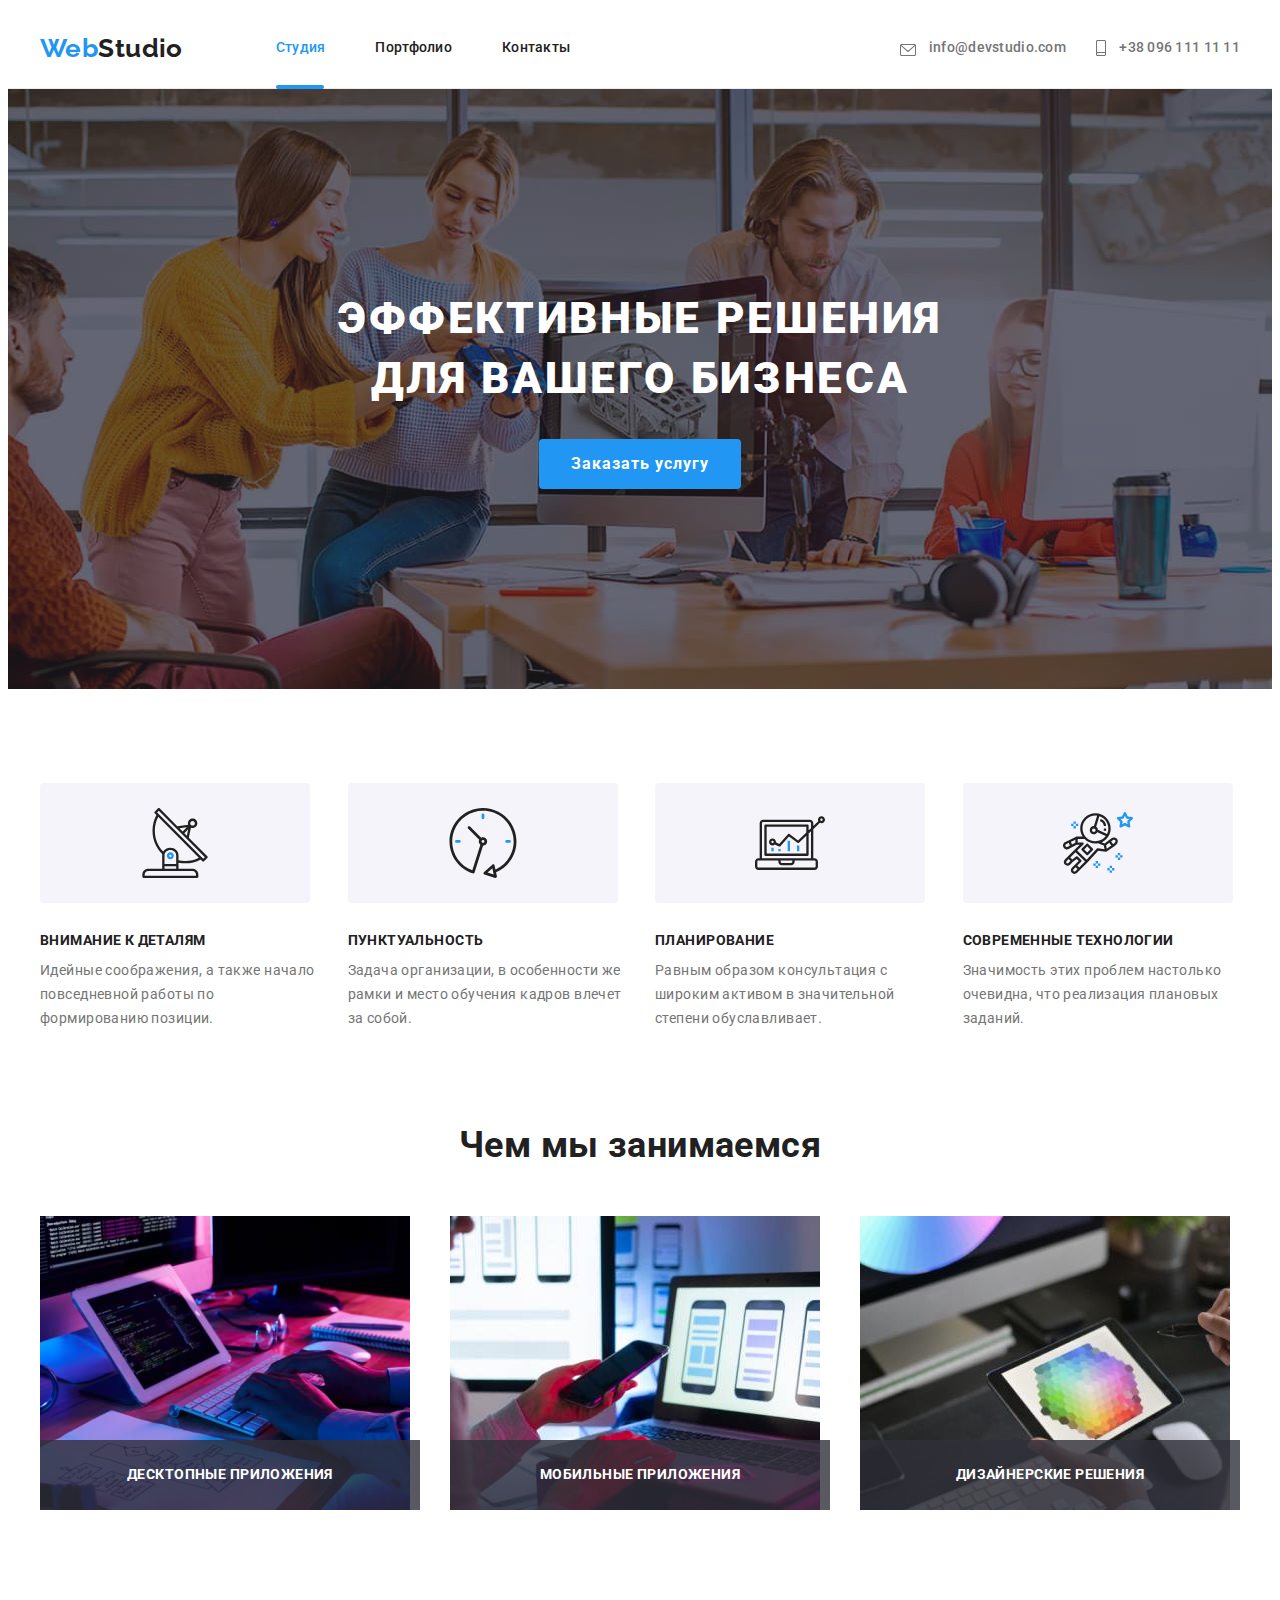
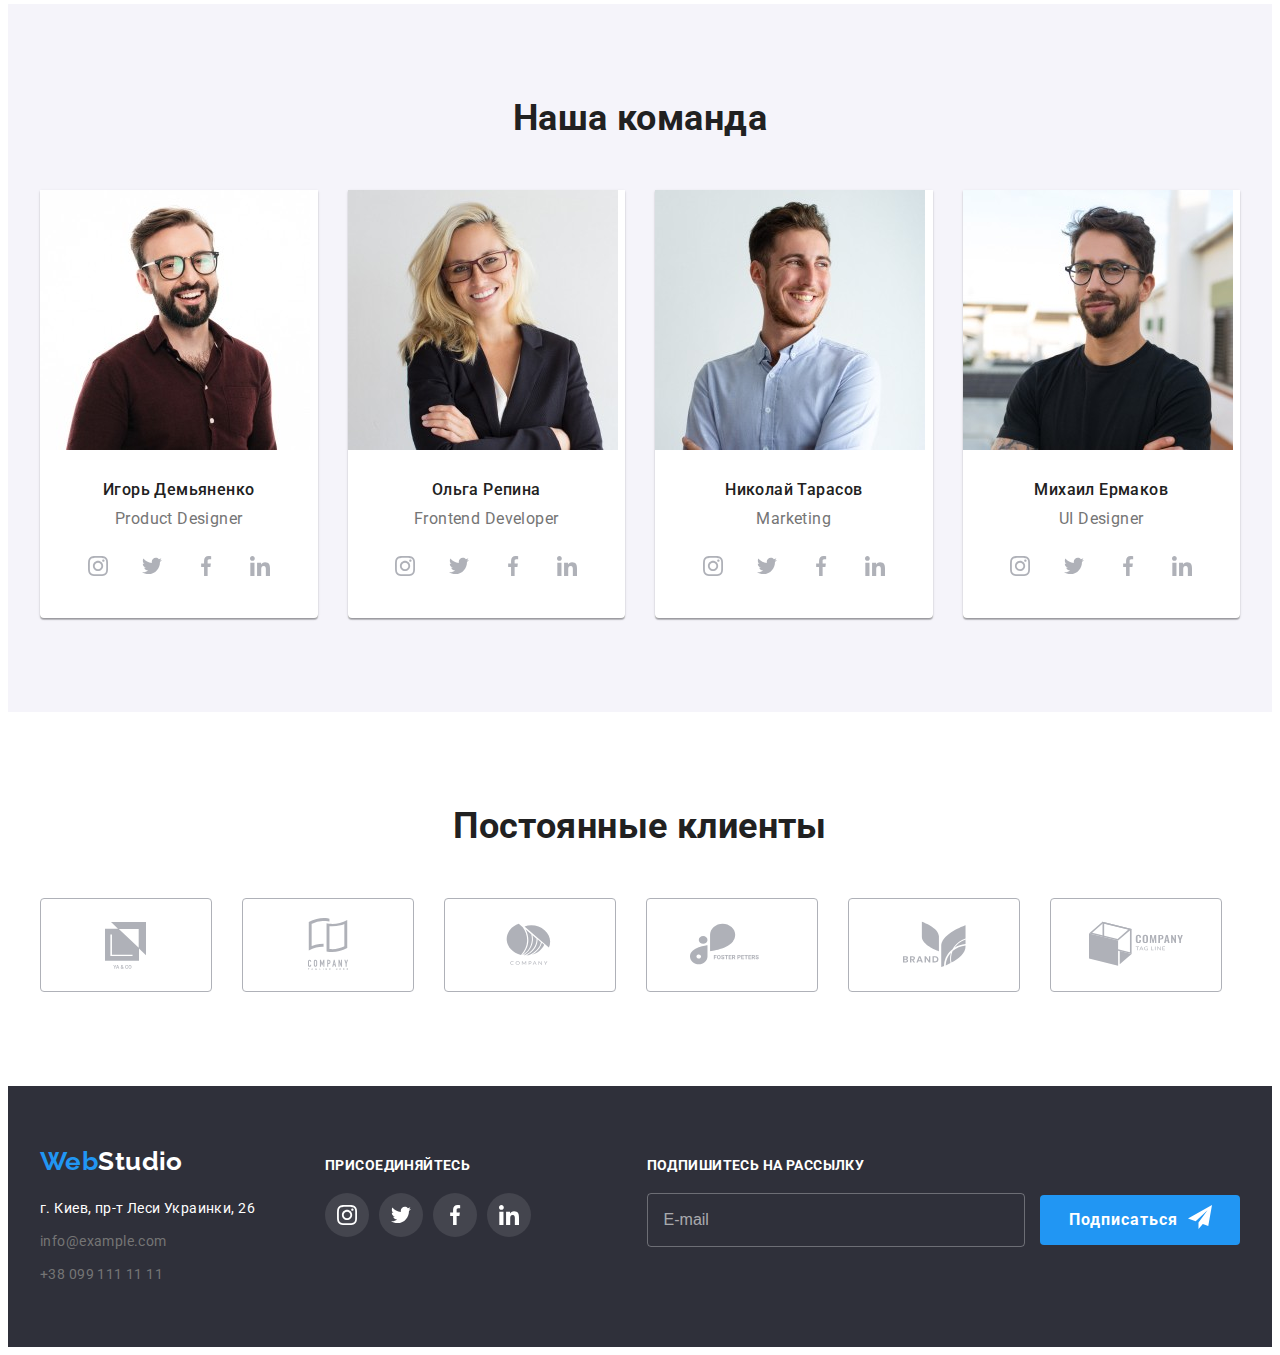
<file: index.html>
<!DOCTYPE html>
<html lang="ru">
  <head>
    <meta charset="UTF-8" />
    <meta http-equiv="X-UA-Compatible" content="IE=edge" />
    <meta name="viewport" content="width=device-width, initial-scale=1.0" />
    <title>Веб-студия</title>
    <link rel="preconnect" href="https://fonts.googleapis.com" />
    <link rel="preconnect" href="https://fonts.gstatic.com" crossorigin />
    <link
      href="https://fonts.googleapis.com/css2?family=Raleway:wght@700&family=Roboto:wght@400;500;700;900&display=swap"
      rel="stylesheet"
    />
    <link
      rel="stylesheet"
      href="https://cdnjs.cloudflare.com/ajax/libs/modern-normalize/1.1.0/modern-normalize.min.css"
      integrity="sha512-wpPYUAdjBVSE4KJnH1VR1HeZfpl1ub8YT/NKx4PuQ5NmX2tKuGu6U/JRp5y+Y8XG2tV+wKQpNHVUX03MfMFn9Q=="
      crossorigin="anonymous"
      referrerpolicy="no-referrer"
    />
    <link rel="stylesheet" href="./css/styles.css" />
  </head>
  <body>
    <!-- Шапка -->
    <header>
      <!-- Кликабельный логотип-->
      <div class="container nav">
        <nav class="nav-box">
          <a class="logo" lang="en" href="./index.html">Web<span class="logo-part">Studio</span></a>

          <!-- Меню -->
          <ul class="menu list">
            <li class="item"><a class="link current" href="./">Студия</a></li>
            <li class="item"><a class="link" href="./portfolio.html">Портфолио</a></li>
            <li class="item"><a class="link" href="">Контакты</a></li>
          </ul>
        </nav>
        <!-- Контакты в шапке -->
        <ul class="contacts list">
          <li class="item">
            <a class="link" href="mailto:info@devstudio.com">
              <svg class="icon icon-mail" width="16" height="12">
                <use href="./images/icons.svg#envelope"></use>
              </svg>
              info@devstudio.com
            </a>
          </li>
          <li class="item">
            <a class="link" href="tel:+380991111111">
              <svg class="icon icon-phone" width="10" height="16">
                <use href="./images/icons.svg#smartphone"></use>
              </svg>
              +38 096 111 11 11
            </a>
          </li>
        </ul>
      </div>
    </header>
    <!-- Конец шапки -->

    <!-- Основной контент -->
    <main>
      <!-- Первая секция, так называемый герой. Эффективные решения -->
      <div class="overlay">
        <section class="section hero">
          <h1 class="hero-title">Эффективные решения для&nbsp;вашего бизнеса</h1>
          <button data-modal-open class="service button" type="button">Заказать услугу</button>
        </section>
      </div>

      <!-- Вторая секция. Виды услуг-->
      <section class="section features">
        <div class="container">
          <ul class="list features-list">
            <li class="item">
              <div class="features-icons">
                <svg class="img-icons" width="70" height="70">
                  <use href="./images/icons.svg#antenna"></use>
                </svg>
              </div>
              <h3 class="features-title">Внимание к деталям</h3>
              <p class="feature-text">
                Идейные соображения, а также начало повседневной работы по формированию позиции.
              </p>
            </li>

            <li class="item">
              <div class="features-icons">
                <svg class="img-icons" width="70" height="70">
                  <use href="./images/icons.svg#clock"></use>
                </svg>
              </div>
              <h3 class="features-title">Пунктуальность</h3>
              <p class="feature-text">
                Задача организации, в особенности же рамки и место обучения кадров влечет за собой.
              </p>
            </li>

            <li class="item">
              <div class="features-icons">
                <svg class="img-icons" width="70" height="70">
                  <use href="./images/icons.svg#diagram"></use>
                </svg>
              </div>
              <h3 class="features-title">Планирование</h3>
              <p class="feature-text">
                Равным образом консультация с широким активом в значительной степени обуславливает.
              </p>
            </li>

            <li class="item">
              <div class="features-icons">
                <svg class="img-icons" width="70" height="70">
                  <use href="./images/icons.svg#astronaut"></use>
                </svg>
              </div>
              <h3 class="features-title">Современные технологии</h3>
              <p class="feature-text">
                Значимость этих проблем настолько очевидна, что реализация плановых заданий.
              </p>
            </li>
          </ul>

          <h2 class="section-title">Чем мы занимаемся</h2>
          <ul class="list work-list">
            <li class="item">
              <div class="work-label">
                <h3 class="work-title">Десктопные приложения</h3>
              </div>
              <img
                src="./images/keyboard.jpg"
                alt="крупным планом руки, печатающие на клавиатуре"
                width="370"
                height="294"
              />
            </li>

            <li class="item">
              <div class="work-label">
                <h3 class="work-title">Мобильные приложения</h3>
              </div>
              <img
                src="./images/notebook.jpg"
                alt="смартфон в руках человека и ноутбук с изображением телефонов на мониторе"
                width="370"
                height="294"
              />
            </li>

            <li class="item">
              <div class="work-label">
                <h3 class="work-title">Дизайнерские решения</h3>
              </div>
              <img
                src="./images/tablet.jpg"
                alt="планшет с цветной палитрой в руках человека"
                width="370"
                height="294"
              />
            </li>
          </ul>
        </div>
      </section>

      <!-- Третья секция. Команда -->
      <section class="section team">
        <div class="container">
          <h2 class="section-title">Наша команда</h2>
          <ul class="list team-list">
            <li class="item">
              <div class="card">
                <img
                  src="./images/ihor.jpg"
                  alt="Фотография продакт-дизайнера Игоря Демяненка"
                  width="270"
                  height="260"
                />
                <div class="card-content">
                  <h3 class="names">Игорь Демьяненко</h3>
                  <p class="profession" lang="en">Product Designer</p>
                  <ul class="list social-list">
                    <li class="social-item">
                      <a href="" class="link social-link">
                        <svg class="social-icon" width="20" height="20">
                          <use href="./images/icons.svg#instagram"></use>
                        </svg>
                      </a>
                    </li>
                    <li class="social-item">
                      <a href="" class="link social-link">
                        <svg class="social-icon" width="20" height="20">
                          <use href="./images/icons.svg#twitter"></use>
                        </svg>
                      </a>
                    </li>
                    <li class="social-item">
                      <a href="" class="link social-link">
                        <svg class="social-icon" width="20" height="20">
                          <use href="./images/icons.svg#facebook"></use>
                        </svg>
                      </a>
                    </li>
                    <li class="social-item">
                      <a href="" class="link social-link">
                        <svg class="social-icon" width="20" height="20">
                          <use href="./images/icons.svg#linkedin"></use>
                        </svg>
                      </a>
                    </li>
                  </ul>
                </div>
              </div>
            </li>

            <li class="item">
              <div class="card">
                <img
                  src="./images/olga.jpg"
                  alt="Фотография фронт-энд-девелопера Ольги Репиной"
                  width="270"
                  height="260"
                />
                <div class="card-content">
                  <h3 class="names">Ольга Репина</h3>
                  <p class="profession" lang="en">Frontend Developer</p>
                  <ul class="list social-list">
                    <li class="social-item">
                      <a href="" class="link social-link">
                        <svg class="social-icon" width="20" height="20">
                          <use href="./images/icons.svg#instagram"></use>
                        </svg>
                      </a>
                    </li>
                    <li class="social-item">
                      <a href="" class="link social-link">
                        <svg class="social-icon" width="20" height="20">
                          <use href="./images/icons.svg#twitter"></use>
                        </svg>
                      </a>
                    </li>
                    <li class="social-item">
                      <a href="" class="link social-link">
                        <svg class="social-icon" width="20" height="20">
                          <use href="./images/icons.svg#facebook"></use>
                        </svg>
                      </a>
                    </li>
                    <li class="social-item">
                      <a href="" class="link social-link">
                        <svg class="social-icon" width="20" height="20">
                          <use href="./images/icons.svg#linkedin"></use>
                        </svg>
                      </a>
                    </li>
                  </ul>
                </div>
              </div>
            </li>

            <li class="item">
              <div class="card">
                <img
                  src="./images/nikolay.jpg"
                  alt="Фотография маркетолога Николая Тарасова"
                  width="270"
                  height="260"
                />
                <div class="card-content">
                  <h3 class="names">Николай Тарасов</h3>
                  <p class="profession" lang="en">Marketing</p>
                  <ul class="list social-list">
                    <li class="social-item">
                      <a href="" class="link social-link">
                        <svg class="social-icon" width="20" height="20">
                          <use href="./images/icons.svg#instagram"></use>
                        </svg>
                      </a>
                    </li>
                    <li class="social-item">
                      <a href="" class="link social-link">
                        <svg class="social-icon" width="20" height="20">
                          <use href="./images/icons.svg#twitter"></use>
                        </svg>
                      </a>
                    </li>
                    <li class="social-item">
                      <a href="" class="link social-link">
                        <svg class="social-icon" width="20" height="20">
                          <use href="./images/icons.svg#facebook"></use>
                        </svg>
                      </a>
                    </li>
                    <li class="social-item">
                      <a href="" class="link social-link">
                        <svg class="social-icon" width="20" height="20">
                          <use href="./images/icons.svg#linkedin"></use>
                        </svg>
                      </a>
                    </li>
                  </ul>
                </div>
              </div>
            </li>

            <li class="item">
              <div class="card">
                <img
                  src="./images/michael.jpg"
                  alt="Фотография юи-дизайнера Михаила Ермакова"
                  width="270"
                  height="260"
                />
                <div class="card-content">
                  <h3 class="names">Михаил Ермаков</h3>
                  <p class="profession" lang="en">UI Designer</p>
                  <ul class="list social-list">
                    <li class="social-item">
                      <a href="" class="link social-link">
                        <svg class="social-icon" width="20" height="20">
                          <use href="./images/icons.svg#instagram"></use>
                        </svg>
                      </a>
                    </li>
                    <li class="social-item">
                      <a href="" class="link social-link">
                        <svg class="social-icon" width="20" height="20">
                          <use href="./images/icons.svg#twitter"></use>
                        </svg>
                      </a>
                    </li>
                    <li class="social-item">
                      <a href="" class="link social-link">
                        <svg class="social-icon" width="20" height="20">
                          <use href="./images/icons.svg#facebook"></use>
                        </svg>
                      </a>
                    </li>
                    <li class="social-item">
                      <a href="" class="link social-link">
                        <svg class="social-icon" width="20" height="20">
                          <use href="./images/icons.svg#linkedin"></use>
                        </svg>
                      </a>
                    </li>
                  </ul>
                </div>
              </div>
            </li>
          </ul>
        </div>
      </section>

      <!-- Четвертая секция. Клиенты -->

      <section class="section clients">
        <div class="container">
          <h2 class="section-title">Постоянные клиенты</h2>
          <ul class="list clients-list">
            <li class="item">
              <a class="link" href="">
                <svg class="clients-logo" width="160" height="60">
                  <use href="./images/icons.svg#logo-first"></use>
                </svg>
              </a>
            </li>
            <li class="item">
              <a class="link" href="">
                <svg class="clients-logo" width="160" height="60">
                  <use href="./images/icons.svg#logo-second"></use>
                </svg>
              </a>
            </li>
            <li class="item">
              <a class="link" href="">
                <svg class="clients-logo" width="160" height="60">
                  <use href="./images/icons.svg#logo-third"></use>
                </svg>
              </a>
            </li>
            <li class="item">
              <a class="link" href="">
                <svg class="clients-logo" width="160" height="60">
                  <use href="./images/icons.svg#logo-fourth"></use>
                </svg>
              </a>
            </li>
            <li class="item">
              <a class="link" href="">
                <svg class="clients-logo" width="160" height="60">
                  <use href="./images/icons.svg#logo-fifth"></use>
                </svg>
              </a>
            </li>
            <li class="item">
              <a class="link" href="">
                <svg class="clients-logo" width="160" height="60">
                  <use href="./images/icons.svg#logo-sixth"></use>
                </svg>
              </a>
            </li>
          </ul>
        </div>
      </section>
    </main>

    <!-- Подвал -->
    <footer class="footer">
      <div class="container">
        <div class="address-wrapper">
          <div class="box-address">
            <a class="logo" lang="en" href="/">Web<span class="logo-part">Studio</span></a>
            <address class="footer-contacts">
              г. Киев, пр-т Леси Украинки, 26 <br />
              <a class="link mail" href="mailto:info@example.com">info@example.com</a> <br />
              <a class="link phone" href="tel:+380991111111">+38 099 111 11 11</a>
            </address>
          </div>

          <div class="social-address">
            <p class="title">Присоединяйтесь</p>
            <ul class="list social-address-list">
              <li class="social-address-item">
                <a href="" class="link social-address-link">
                  <svg class="social-address-icon" width="20" height="20">
                    <use href="./images/icons.svg#instagram"></use>
                  </svg>
                </a>
              </li>
              <li class="social-item">
                <a href="" class="link social-address-link">
                  <svg class="social-address-icon" width="20" height="20">
                    <use href="./images/icons.svg#twitter"></use>
                  </svg>
                </a>
              </li>
              <li class="social-item">
                <a href="" class="link social-address-link">
                  <svg class="social-address-icon" width="20" height="20">
                    <use href="./images/icons.svg#facebook"></use>
                  </svg>
                </a>
              </li>
              <li class="social-item">
                <a href="" class="link social-address-link">
                  <svg class="social-address-icon" width="20" height="20">
                    <use href="./images/icons.svg#linkedin"></use>
                  </svg>
                </a>
              </li>
            </ul>
          </div>
          <form action="#" class="newsletter-form" method="GET">
            <div role="group" aria-labelby="newsletter-details-head" class="newsletter-field">
              <p class="newsletter-form-title" id="newsletter-details-head">
                Подпишитесь на рассылку
              </p>
              <label for="user_email" class="visually-hidden">Email</label>
              <input
                pattern="[a-z0-9._%+-]+@[a-z0-9.-]+\.[a-z]{2,4}$"
                required
                type="email"
                name="email"
                id="user_email"
                placeholder="E-mail"
                class="user-email"
              />
              <button class="newsletter-btn button" type="submit">
                Подписаться
                <svg class="newsletter-icon" width="24" height="24">
                  <use href="./images/icons.svg#send"></use>
                </svg>
              </button>
            </div>
          </form>
        </div>
      </div>
    </footer>

    <!-- Модальное окно -->
    <div class="backdrop is-hidden" data-modal>
      <div class="modal">
        <button data-modal-close class="modal-close-btn" type="button">
          <svg class="modal-close-icon" width="18" height="18">
            <use href="./images/icons.svg#close"></use>
          </svg>
        </button>

        <!-- Форма отправки в модальном окне -->
        <form action="#" class="order-form" name="order-data" method="GET">
          <p class="order-form-title">Оставьте свои данные, мы вам перезвоним</p>

          <div class="order-form-field">
            <label class="order-label" for="order-user-name">Имя</label>
            <span class="order-input-wrap">
              <input
                class="order-input"
                type="name"
                name="name"
                id="order-user-name"
                required
                minlength="2"
                maxlength="45"
              />
              <svg class="order-icon" width="18" height="18">
                <use href="./images/icons.svg#person"></use>
              </svg>
            </span>
          </div>

          <div class="order-form-field">
            <label class="order-label" for="order-user-phone">Телефон </label>
            <span class="order-input-wrap">
              <input
                class="order-input"
                type="tel"
                name="telephone"
                id="order-user-phone"
                required
                pattern="^\+380[0-9]{9}"
              />
              <svg class="order-icon" width="18" height="18">
                <use href="./images/icons.svg#form-phone"></use>
              </svg>
            </span>
          </div>

          <div class="order-form-field">
            <label class="order-label" for="order-user-email">E-mail</label>
            <span class="order-input-wrap">
              <input
                class="order-input"
                type="email"
                name="email"
                id="order-user-email"
                pattern="[a-z0-9._%+-]+@[a-z0-9.-]+\.[a-z]{2,4}$"
                required
              />
              <svg class="order-icon" width="18" height="18">
                <use href="./images/icons.svg#form-email"></use>
              </svg>
            </span>
          </div>

          <div class="order-form-field">
            <label class="order-label" for="order-comment">Комментарий</label>
            <textarea
              class="order-comment"
              name="comment"
              id="order-comment"
              placeholder="Введите текст"
            ></textarea>
          </div>

          <div class="order-form-field policy">
            <label class="order-checkbox-label">
              <input class="order-checkbox visually-hidden" type="checkbox" name="policy" />
              <span class="icon-checkbox">
                <svg width="11" height="8">
                  <use href="./images/icons.svg#checkbox"></use>
                </svg>
              </span>
              Соглашаюсь с рассылкой и принимаю&nbsp;
              <a class="policy-link" href="">Условия договора</a>
            </label>
          </div>

          <button class="order-btn button" type="submit">Отправить</button>
        </form>
      </div>
    </div>
    <!-- скрипт для открытия и закрытия модального окна с формой отправки -->
    <script src="./js/modal.js"></script>
  </body>
</html>
</file>
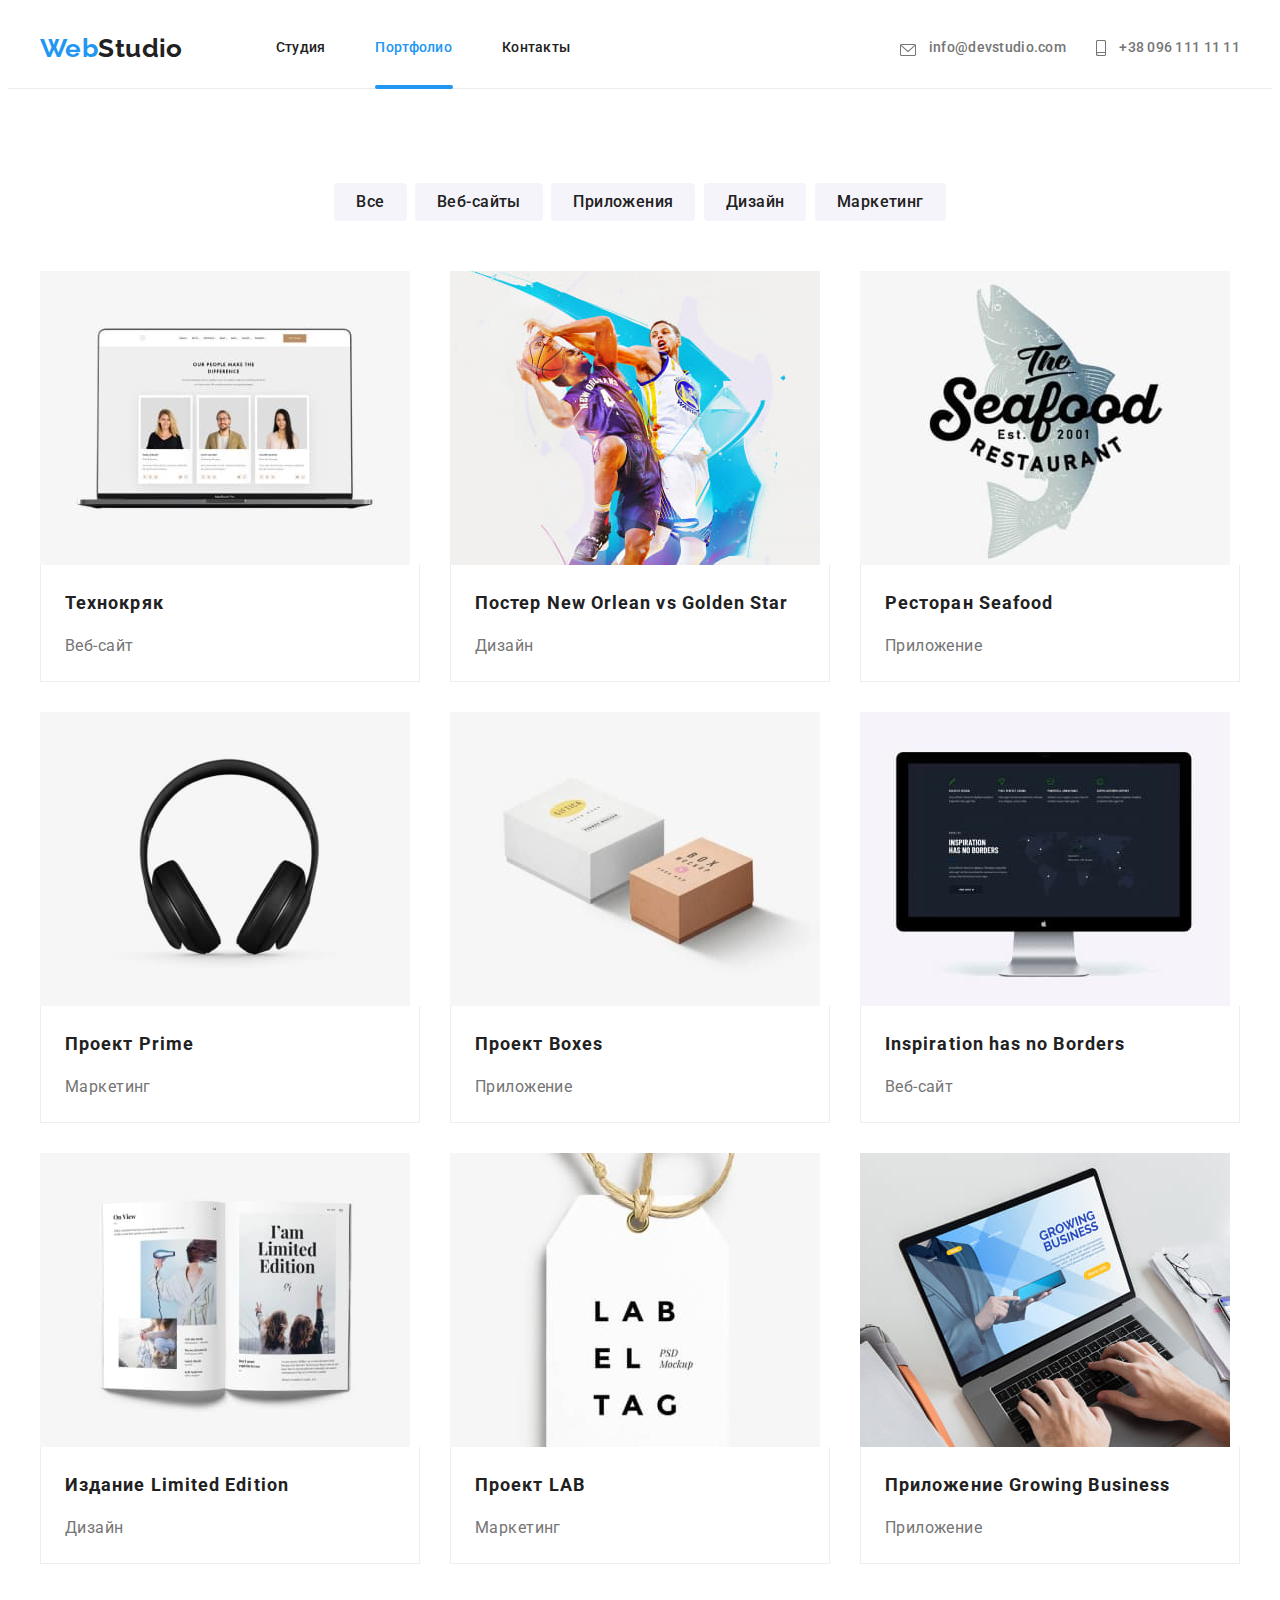
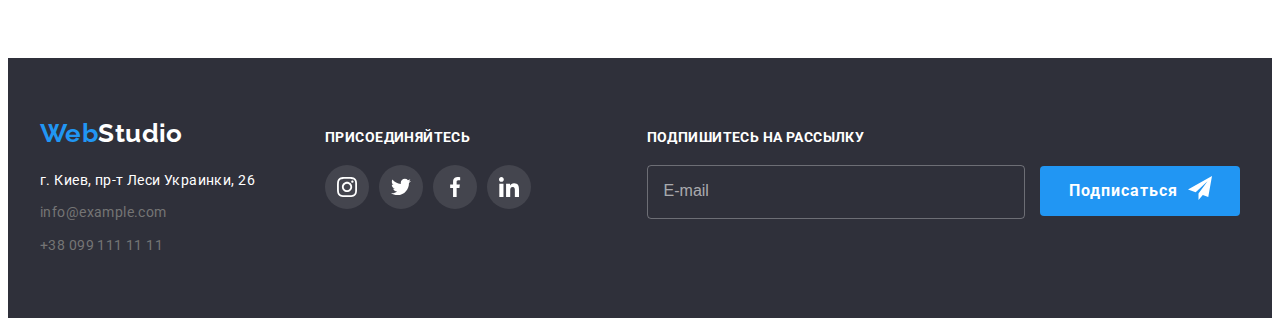
<file: portfolio.html>
<!DOCTYPE html>
<html lang="ru">
  <head>
    <meta charset="UTF-8" />
    <meta http-equiv="X-UA-Compatible" content="IE=edge" />
    <meta name="viewport" content="width=device-width, initial-scale=1.0" />
    <title>Портфолио веб-студии</title>
    <link rel="preconnect" href="https://fonts.googleapis.com" />
    <link rel="preconnect" href="https://fonts.gstatic.com" crossorigin />
    <link
      href="https://fonts.googleapis.com/css2?family=Raleway:wght@700&family=Roboto:wght@400;500;700;900&display=swap"
      rel="stylesheet"
    />
    <link
      rel="stylesheet"
      href="https://cdnjs.cloudflare.com/ajax/libs/modern-normalize/1.1.0/modern-normalize.min.css"
      integrity="sha512-wpPYUAdjBVSE4KJnH1VR1HeZfpl1ub8YT/NKx4PuQ5NmX2tKuGu6U/JRp5y+Y8XG2tV+wKQpNHVUX03MfMFn9Q=="
      crossorigin="anonymous"
      referrerpolicy="no-referrer"
    />
    <link rel="stylesheet" href="./css/styles.css" />
  </head>
  <body>
    <!-- Шапка -->
    <header>
      <!-- логотип сайта -->
      <div class="container nav">
        <nav class="nav-box">
          <a class="logo" lang="en" href="./index.html">Web<span class="logo-part">Studio</span></a>

          <!-- Меню -->
          <ul class="menu list">
            <li class="item"><a class="link" href="./">Студия</a></li>
            <li class="item">
              <a class="link active current" href="./portfolio.html">Портфолио</a>
            </li>
            <li class="item"><a class="link" href="">Контакты</a></li>
          </ul>
        </nav>
        <!-- Контакты в шапке -->
        <ul class="contacts list">
          <li class="item">
            <a class="link" href="mailto:info@devstudio.com">
              <svg class="icon icon-mail" width="16" height="12">
                <use href="./images/icons.svg#envelope"></use>
              </svg>
              info@devstudio.com
            </a>
          </li>
          <li class="item">
            <a class="link" href="tel:+380991111111">
              <svg class="icon icon-phone" width="10" height="16">
                <use href="./images/icons.svg#smartphone"></use>
              </svg>
              +38 096 111 11 11
            </a>
          </li>
        </ul>
      </div>
    </header>
    <!-- Конец шапки -->

    <!-- Уникальный контент страницы -->
    <main>
      <h1 class="visually-hidden">Проекты веб-студии</h1>
      <section class="section portfolio">
        <div class="container">
          <!-- Фильтр проектов -->
          <div class="filter-box">
            <button class="filter button" type="button">Все</button>
            <button class="filter button" type="button">Веб-сайты</button>
            <button class="filter button" type="button">Приложения</button>
            <button class="filter button" type="button">Дизайн</button>
            <button class="filter button" type="button">Маркетинг</button>
          </div>

          <!-- Проекты в портфолио -->
          <ul class="project list">
            <li class="item">
              <div class="project-card">
                <a class="link" href="">
                  <img
                    src="./images/techno.jpg"
                    alt="Веб-сайт для компании Технокряк"
                    width="370"
                    height="294"
                  />
                  <div class="project-overlay">
                    <p class="project-overlay-text">
                      Технокряк это современная площадка распространения коронавируса. Компании
                      используют эту платформу для цифрового шпионажа и атак на защищённые сервера
                      конкурентов.
                    </p>
                  </div>
                  <div class="project-content">
                    <h2 class="names">Технокряк</h2>
                    <p class="description">Веб-сайт</p>
                  </div>
                </a>
              </div>
            </li>

            <li class="item">
              <div class="project-card">
                <a class="link" href="">
                  <img
                    src="./images/basketball.jpg"
                    alt="Постер для баскетбольного клуба New Orlean vs Golden Star"
                    width="370"
                    height="294"
                  />
                  <div class="project-overlay">
                    <p class="project-overlay-text">
                      Постер для баскетбольного клуба New Orlean vs Golden Star &#8211; пример
                      современного дизайна в полиграфии.
                    </p>
                  </div>
                  <div class="project-content">
                    <h2 class="names">Постер <span lang="en">New Orlean vs Golden Star</span></h2>
                    <p class="description">Дизайн</p>
                  </div>
                </a>
              </div>
            </li>

            <li class="item">
              <div class="project-card">
                <a class="link" href="">
                  <img
                    src="./images/seafood.jpg"
                    alt="Приложение для ресторана Seafood"
                    width="370"
                    height="294"
                  />
                  <div class="project-overlay">
                    <p class="project-overlay-text">
                      Приложение для ресторана Seafood&nbsp;&#8211; это удобный интерфейс и высокая
                      функциональность.
                    </p>
                  </div>
                  <div class="project-content">
                    <h2 class="names">Ресторан <span lang="en">Seafood</span></h2>
                    <p class="description">Приложение</p>
                  </div></a
                >
              </div>
            </li>

            <li class="item">
              <div class="project-card">
                <a class="link" href="">
                  <img src="./images/prime.jpg" alt="Проект Prime" width="370" height="294" />
                  <div class="project-overlay">
                    <p class="project-overlay-text">
                      Проект Prime &#8211; это программа, направленная на формирование узнаваемого
                      положительного образа компании и её продукции.
                    </p>
                  </div>
                  <div class="project-content">
                    <h2 class="names">Проект <span lang="en">Prime</span></h2>
                    <p class="description">Маркетинг</p>
                  </div>
                </a>
              </div>
            </li>

            <li class="item">
              <div class="project-card">
                <a class="link" href="">
                  <img
                    src="./images/boxes.jpg"
                    alt="Приложение для проекта Boxes"
                    width="370"
                    height="294"
                  />
                  <div class="project-overlay">
                    <p class="project-overlay-text">
                      Приложение для проекта Boxes предлагает пользователям множество полезных
                      функций и минималистичный дизайн.
                    </p>
                  </div>
                  <div class="project-content">
                    <h2 class="names">Проект <span lang="en">Boxes</span></h2>
                    <p class="description">Приложение</p>
                  </div>
                </a>
              </div>
            </li>

            <li class="item">
              <div class="project-card">
                <a class="link" href="">
                  <img
                    src="./images/inspiration.jpg"
                    alt="Веб-сайт для проекта Inspiration has no Borders"
                    width="370"
                    height="294"
                  />
                  <div class="project-overlay">
                    <p class="project-overlay-text">
                      Группа компаний Блюменбекер представляет новый веб-сайт. Он стал более
                      привлекательным, современным и, самое главное, информативным для пользователя.
                    </p>
                  </div>
                  <div class="project-content">
                    <h2 lang="en" class="names">Inspiration has no Borders</h2>
                    <p class="description">Веб-сайт</p>
                  </div>
                </a>
              </div>
            </li>

            <li class="item">
              <div class="project-card">
                <a class="link" href="">
                  <img
                    src="./images/edition.jpg"
                    alt="Издание Limited Edition"
                    width="370"
                    height="294"
                  />
                  <div class="project-overlay">
                    <p class="project-overlay-text">
                      Если вы любите коллекционировать комиксы, то не пропустите новое издание про
                      Бетмена, которое вышло ограниченным тиражом.
                    </p>
                  </div>
                  <div class="project-content">
                    <h2 class="names">Издание <span lang="en">Limited Edition</span></h2>
                    <p class="description">Дизайн</p>
                  </div>
                </a>
              </div>
            </li>

            <li class="item">
              <div class="project-card">
                <a class="link" href="">
                  <img src="./images/lab.jpg" alt="Проект LAB" width="370" height="294" />
                  <div class="project-overlay">
                    <p class="project-overlay-text">
                      Инструменты для построения сильного бренда. Разработка маркетинговой
                      стратегии. Стратегии роста и позиционирования. Этапы стратегического
                      планирования.
                    </p>
                  </div>
                  <div class="project-content">
                    <h2 class="names">Проект <span lang="en">LAB</span></h2>
                    <p class="description">Маркетинг</p>
                  </div>
                </a>
              </div>
            </li>

            <li class="item">
              <div class="project-card">
                <a class="link" href="">
                  <img
                    src="./images/business.jpg"
                    alt="Growing Business"
                    width="370"
                    height="294"
                  />
                  <div class="project-overlay">
                    <p class="project-overlay-text">
                      При помощи нашего нового приложения удобно вести бухгалтерский учет,
                      подсчитывать доходы и расходы, отправлять счета клиентам.
                    </p>
                  </div>
                  <div class="project-content">
                    <h2 class="names">Приложение <span lang="en">Growing Business</span></h2>
                    <p class="description">Приложение</p>
                  </div>
                </a>
              </div>
            </li>
          </ul>
        </div>
      </section>
    </main>

    <!-- Подвал -->
    <footer class="footer">
      <div class="container">
        <div class="address-wrapper">
          <div class="box-address">
            <a class="logo" lang="en" href="/">Web<span class="logo-part">Studio</span></a>
            <address class="footer-contacts">
              г. Киев, пр-т Леси Украинки, 26 <br />
              <a class="link mail" href="mailto:info@example.com">info@example.com</a> <br />
              <a class="link phone" href="tel:+380991111111">+38 099 111 11 11</a>
            </address>
          </div>

          <div class="social-address">
            <p class="title">Присоединяйтесь</p>
            <ul class="list social-address-list">
              <li class="social-address-item">
                <a href="" class="link social-address-link">
                  <svg class="social-address-icon" width="20" height="20">
                    <use href="./images/icons.svg#instagram"></use>
                  </svg>
                </a>
              </li>
              <li class="social-item">
                <a href="" class="link social-address-link">
                  <svg class="social-address-icon" width="20" height="20">
                    <use href="./images/icons.svg#twitter"></use>
                  </svg>
                </a>
              </li>
              <li class="social-item">
                <a href="" class="link social-address-link">
                  <svg class="social-address-icon" width="20" height="20">
                    <use href="./images/icons.svg#facebook"></use>
                  </svg>
                </a>
              </li>
              <li class="social-item">
                <a href="" class="link social-address-link">
                  <svg class="social-address-icon" width="20" height="20">
                    <use href="./images/icons.svg#linkedin"></use>
                  </svg>
                </a>
              </li>
            </ul>
          </div>
          <form action="#" class="newsletter-form" method="GET">
            <div role="group" aria-labelby="newsletter-details-head" class="newsletter-field">
              <p class="newsletter-form-title" id="newsletter-details-head">
                Подпишитесь на рассылку
              </p>
              <label for="user_email" class="visually-hidden">Email</label>
              <input
                pattern="[a-z0-9._%+-]+@[a-z0-9.-]+\.[a-z]{2,4}$"
                required
                type="email"
                name="email"
                id="user_email"
                placeholder="E-mail"
                class="user-email"
              />
              <button class="newsletter-btn button" type="submit">
                Подписаться
                <svg class="newsletter-icon" width="24" height="24">
                  <use href="./images/icons.svg#send"></use>
                </svg>
              </button>
            </div>
          </form>
        </div>
      </div>
    </footer>
  </body>
</html>
</file>
<file: css/styles.css>
:root {
  --primary-text-color: #757575;
  --title-text-color: #212121;
  --secondary-text-color: #ffffff;
  --accent-color: #2196f3;
  --main-background-color: #ffffff;
  --secondary-background-color: #f5f4fa;
  --box-shadow: 0px 1px 3px rgba(0, 0, 0, 0.12), 0px 1px 1px rgba(0, 0, 0, 0.14),
    0px 2px 1px rgba(0, 0, 0, 0.2);
}

body {
  background-color: var(--main-background-color);
  color: var(--primary-text-color);
  font-family: Roboto, sans-serif;
  font-size: 14px;
  letter-spacing: 0.03em;
}

/* *,
*::before,
*::after {
  margin: 0;
  padding: 0;
} */

h1,
h2,
h3,
h4,
h5,
h6,
p {
  margin-top: 0;
  margin-bottom: 0;
}

ul {
  margin-top: 0;
  margin-bottom: 0;
  padding-left: 0;
}

img {
  display: block;
  max-width: 100%;
}

.list {
  list-style: none;
}

.link {
  text-decoration: none;
}

.visually-hidden {
  position: absolute;
  width: 1px;
  height: 1px;
  margin: -1px;
  padding: 0;
  overflow: hidden;
  border: 0;
  clip: rect(0 0 0 0);
}

.container {
  width: 1200px;
  padding: 0 15px;
  margin: 0 auto;
}

/* -------------логотип в шапке----------------- */
.logo {
  color: var(--accent-color);
  text-decoration: none;
  font-family: Raleway, sans-serif;
  font-size: 26px;
  font-weight: 700;
  line-height: 1.19;
}

.logo-part {
  color: var(--title-text-color);
}

header .logo {
  animation: animateLogo 3000ms linear 250ms 2;
}

/* ---------------- Навигация --------------------- */

header {
  border-bottom: 1px solid #ececec;
}

header .nav,
header .nav-box {
  display: flex;
  align-items: center;
}

.menu,
.contacts {
  display: flex;

  font-weight: 500;
  line-height: 1.14;
  letter-spacing: 0.02em;

  align-items: baseline;
}

.menu.list {
  margin-left: 93px;
}

.menu .item:not(:last-child) {
  margin-right: 50px;
}

.menu .item {
  position: relative;
}

.menu .link {
  display: block;
  padding-top: 32px;
  padding-bottom: 32px;

  color: var(--title-text-color);

  transition: color 250ms cubic-bezier(0.4, 0, 0.2, 1);
}

.menu .link:hover,
.menu .link:focus {
  color: var(--accent-color);
}

.menu .link.current {
  color: var(--accent-color);
}

.menu .link.current::after {
  position: absolute;
  bottom: 0;
  left: 0;
  content: '';

  width: 48px;
  height: 4px;
  border-radius: 2px;
  margin-bottom: -1px;

  background: var(--accent-color);
}

.link.active.current::after {
  width: 78px;
}

.contacts .item + .item {
  margin-left: 30px;
}

.contacts.list {
  margin-left: auto;
}

.contacts .link {
  color: var(--primary-text-color);
  
  transition: color 250ms cubic-bezier(0.4, 0, 0.2, 1);
}

.contacts .link:hover,
.contacts .link:focus {
  color: var(--accent-color);
}

header .icon {
  vertical-align: bottom;
  fill: currentColor;
  margin-right: 10px;
}

header .link:hover .icon,
header .link:focus .icon {
  fill: var(--accent-color);
}

/* ---------------- кнопки --------------------------*/

.button {
  display: inline-block;
  font-family: inherit;
  font-size: 16px;

  letter-spacing: inherit;
  text-align: center;

  border-radius: 4px;
  border: none;

  cursor: pointer;
}

.service.button, 
.newsletter-btn,
.order-btn {
  color: var(--secondary-text-color);
  background-color: var(--accent-color);

  font-weight: 700;
  line-height: 1.87;
  letter-spacing: 0.06em;

  padding: 10px 32px;
  min-width: 200px;

  transition: background-color 250ms cubic-bezier(0.4, 0, 0.2, 1);
}

.service.button:hover,
.service.button:focus, 
.newsletter-btn:hover, 
.newsletter-btn:focus,
.order-btn:focus, 
.order-btn:hover {
  background-color: #188ce8;
}
/* ----------------- кнопки фильтров для портфолио ------------------ */

.filter-box {
  text-align: center;
  font-size: 0;
  margin-bottom: 50px;
}

.filter.button {
  color: var(--title-text-color);
  background-color: var(--secondary-background-color);

  font-weight: 500;
  line-height: 1.62;

  padding: 6px 22px;
  transition: color 250ms cubic-bezier(0.4, 0, 0.2, 1), background-color 250ms cubic-bezier(0.4, 0, 0.2, 1);
}

.filter.button:not(:first-child) {
  margin-left: 8px;
}

.filter.button:hover,
.filter.button:focus {
  color: var(--secondary-text-color);
  background-color: var(--accent-color);
}

/* ----------- стили для главной страницы -----------------*/

/* ------------------- hero ---------------------- */
.hero {
  text-align: center;
}

.overlay {
  max-width: 1600px;
  min-height: 600px;
  margin-left: auto;
  margin-right: auto;
  background-image: linear-gradient(to right, rgba(47, 48, 58, 0.4), rgba(47, 48, 58, 0.4)),
    url('../images/hero.jpg');
  background-repeat: no-repeat;
  background-position: center;
  background-size: cover;
  background-color: #2f303a;
}

.section.hero {
  padding-top: 200px;
  padding-bottom: 200px;
}

.hero-title {
  color: #ffffff;
  font-size: 44px;
  font-weight: 900;

  line-height: 1.36;
  text-align: center;
  letter-spacing: 0.06em;
  text-transform: uppercase;

  width: 696px;
  margin: 0 auto 30px;
}

/* -------------------- секции --------------------------- */

.section {
  padding-top: 94px;
  padding-bottom: 94px;
  /* outline: 1px solid tomato; */
}

.section-title {
  color: var(--title-text-color);
  font-weight: 700;
  font-size: 36px;
  line-height: 1.16;
  text-align: center;

  margin-bottom: 50px;
}

/* -------------------------- секция особенности и чем мы занимаемся --------------------- */

.features-title,
.work-title {
  color: var(--title-text-color);
  font-size: 14px;
  font-weight: 700;
  line-height: 1.14;
  text-transform: uppercase;
  margin-bottom: 10px;
}

.feature-text {
  line-height: 1.71;
}

.features .features-list {
  display: flex;
  margin-bottom: 94px;
}

.features-list .item {
  width: calc((100% - 90px) / 4);
}

.features-list .item:nth-child(n + 2) {
  margin-left: 30px;
}

.features-icons {
  display: flex;
  justify-content: center;

  background-color: var(--secondary-background-color);
  width: 270px;
  height: 120px;
  margin-bottom: 30px;

  border-radius: 4px;
}

.img-icons {
  align-self: center;
}

.work-list {
  display: flex;
}

.work-list .item {
  position: relative;
  width: calc((100% - 60px) / 3);
}

.work-list .item:nth-child(n + 2) {
  margin-left: 30px;
}

.work-label {
  display: inline-block;
  position: absolute;
  bottom: 0;
  left: 0;

  width: 100%;
  height: 70px;
  background-color: rgba(47, 48, 58, 0.8);
}

.work-title {
  color: #ffffff;
  margin: 0;
  padding: 27px;
  text-align: center;
}
/* ---------------------------- Команда ---------------------------- */

.team {
  background-color: var(--secondary-background-color);
}

.team-list {
  display: flex;
}

.team-list .item {
  background-color: var(--main-background-color);
  text-align: center;

  width: calc((100% - 90px) / 4);
}

.team-list .item:nth-child(n + 2) {
  margin-left: 30px;
}

.team-list .card-content {
  padding-top: 30px;
  padding-bottom: 30px;
}

.team-list .card {
  box-shadow: var(--box-shadow);
  border-radius: 0 0 4px 4px;
}

.team .names,
.team .profession {
  font-size: 16px;
  line-height: 1.19;
}

.team .profession {
  margin-bottom: 16px;
}

.names {
  color: var(--title-text-color);
  font-weight: 500;

  margin-bottom: 10px;
}

.social-list {
  display: flex;
  justify-content: center;
}

.social-item {
  width: 44px;
  height: 44px;
}

.social-item:not(:first-child) {
  margin-left: 10px;
}

.social-link {
  display: flex;
  align-items: center;
  justify-content: center;

  width: 100%;
  height: 100%;

  background-color: var(--main-background-color);
  border-radius: 50%;
  transition: background-color 250ms cubic-bezier(0.4, 0, 0.2, 1);
}

.social-link:hover,
.social-link:focus {
  background-color: var(--accent-color);
}

.social-icon {
  fill: #afb1b8;
  transition: fill 250ms cubic-bezier(0.4, 0, 0.2, 1);
}

.social-link:hover .social-icon,
.social-link:focus .social-icon {
  fill: #ffffff;
}

/* ---------------- Постоянные клиенты ---------------- */

.clients-list {
  display: flex;
}

.clients-list .item {
  margin-left: 30px;
}

.clients-list .item:first-child {
  margin-left: 0px;
}

.clients-list .link {
  display: flex;
  align-items: center;
  justify-content: center;

  border: 1px solid #afb1b8;
  border-radius: 4px;

  width: 170px;
  height: 92px;
  transition: border 250ms cubic-bezier(0.4, 0, 0.2, 1);
}

.clients-list .link:hover,
.clients-list .link:focus {
  border: 1px solid var(--accent-color);
  fill: var(--accent-color);
  outline: none;
}

.clients-list .link .clients-logo {
  fill: #afb1b8;
  transition: fill 250ms cubic-bezier(0.4, 0, 0.2, 1);
}

.clients-list .link:hover .clients-logo,
.clients-list .link:focus .clients-logo {
  fill: var(--accent-color);
}

/* -------------    стили для портфолио    ------------ */

.project .names {
  font-size: 18px;
  font-weight: 700;
  line-height: 2;
  letter-spacing: 0.06em;
}

.project .description {
  color: var(--primary-text-color);
  font-size: 16px;
  line-height: 1.87;
}

.project.list {
  display: flex;
  flex-wrap: wrap;
}

.project.list > .item {
  flex-basis: calc((100% - 60px) / 3);
  margin-left: 30px;
  margin-bottom: 30px;
}

.project.list > .item:nth-child(3n + 1) {
  margin-left: 0px;
}

.project.list > .item:nth-last-child(-n + 3) {
  margin-bottom: 0px;
}

.project-content {
  position: relative;
  z-index: 1;
  padding: 20px 24px;

  border-bottom: 1px solid #eeeeee;
  border-right: 1px solid #eeeeee;
  border-left: 1px solid #eeeeee;

  background-color: var(--main-background-color);
}

.project-card .link {
  display: block;
  position: relative;
  overflow: hidden;
  transition: box-shadow 250ms cubic-bezier(0.4, 0, 0.2, 1)
}

.project-card .link:hover {
  box-shadow: 0px 1px 1px rgba(0, 0, 0, 0.12), 0px 4px 4px rgba(0, 0, 0, 0.06),
    1px 4px 6px rgba(0, 0, 0, 0.16);
}

.project-overlay {
  position: absolute;
  top: 100%;
  left: 0;

  width: 100%;
  height: 294px;
  padding: 63px 24px;

  background-color: rgba(33, 150, 243, 0.9);
  transition: top 250ms cubic-bezier(0.4, 0, 0.2, 1);
}

.project-card .link:hover .project-overlay {
  top: 0;
  }

.project-overlay-text {
  color: rgba(255, 255, 255, 1);
  font-size: 18px;
  line-height: 1.56;
}

/* --------------------------- footer ------------------- */

.footer {
  background-color: #2f303a;
  padding: 60px 0;
}

.footer .logo {
  display: inline-block;
  margin-bottom: 20px;
}

.footer .logo-part {
  color: #ffffff;
}

.footer-contacts {
  color: #ffffff;
  font-style: normal;
  line-height: 1.71;
}

.footer-contacts .link {
  color: var(--primary-text-color);
  transition: color 250ms cubic-bezier(0.4, 0, 0.2, 1);
}

.footer-contacts .link:hover,
.footer-contacts .link:focus {
  color: var(--accent-color);
}

.footer-contacts .link.mail {
  display: inline-block;
  margin: 9px 0;
}

.social-address .title, 
.newsletter-form-title {
  color: #ffffff;
  font-size: inherit;
  text-transform: uppercase;

  font-weight: 700;
  line-height: 1.17;
  margin-bottom: 20px;
}

footer .address-wrapper {
  display: flex;
  align-items: baseline;
}

.social-address-list {
  display: flex;
}

.social-address {
  margin-left: 70px;
}

.social-address-icon {
  fill: #ffffff;
}

.social-address-item {
  width: 44px;
  height: 44px;
}

.social-address-item:not(:first-child) {
  margin-left: 10px;
}

.social-address-link {
  display: flex;
  align-items: center;
  justify-content: center;

  width: 100%;
  height: 100%;

  background-color: rgba(255, 255, 255, 0.1);
  border-radius: 50%;
  transition: background-color 250ms cubic-bezier(0.4, 0, 0.2, 1);
}

.social-address-link:hover,
.social-address-link:focus {
  background-color: var(--accent-color);
}

/* ---------------- Форма для рассылки --------------------- */

.newsletter-form {
  margin-left: auto;
}

.newsletter-btn:hover,
.newsletter-btn:focus {
  background-color: #188ce8;
}

.user-email {
  width: 358px;
  height: 50px;
  padding-left: 16px;
  
  border: 1px solid rgba(255, 255, 255, 0.3);
  border-radius: 4px;

  background-color: transparent;  
  color: #ffffff;
}

.user-email::placeholder {
  color: rgba(255, 255, 255, 0.6);
  font-size: 16px;
  line-height: 1.25;
}

.user-email:placeholder-shown {
  border-color: rgba(255, 255, 255, 0.3);
}

.user-email:not(:placeholder-shown),
.user-email:focus {
  border-color: var(--accent-color);
  outline: none;
  box-shadow: none;
}

.newsletter-btn {
  display: inline-flex;
  text-align: center;
  justify-content: center;
  margin-left: 12px;
  padding: 10px 28px 10px 29px;
  transition: background-color 250ms cubic-bezier(0.4, 0, 0.2, 1);
}

.newsletter-icon {
  margin-left: 10px;
}

/* ------------- Модальное окно ---------------------- */

.backdrop {
  position: fixed;
  top: 0;
  left: 0;

  width: 100vw;
  height: 100vh;

  background-color: rgba(0, 0, 0, 0.2);

  visibility: visible;
  transition: opacity 250ms cubic-bezier(0.4, 0, 0.2, 1),
    visibility 250ms cubic-bezier(0.38, 0.49, 0.78, 0.36);
}

.backdrop.is-hidden {
  visibility: hidden;
  opacity: 0;
  pointer-events: none;
}

.modal {
  position: absolute;
  top: 50%;
  left: 50%;
  transform: translate(-50%, -50%);

  width: 528px;
  min-height: 581px;
  border-radius: 4px;

  background: #ffffff;
  box-shadow: 0px 1px 3px rgba(0, 0, 0, 0.12), 0px 1px 1px rgba(0, 0, 0, 0.14),
    0px 2px 1px rgba(0, 0, 0, 0.2);
}

.modal-close-btn {
  position: absolute;
  top: 0;
  right: 0;
  margin: 8px;

  width: 30px;
  height: 30px;
  padding: 5px;
  border: 1px solid rgba(0, 0, 0, 0.1);
  border-radius: 50%;

  background: #ffffff;
  cursor: pointer;
}

.modal-close-icon {
  transition: fill 250ms cubic-bezier(0.4, 0, 0.2, 1);
}

.modal-close-btn:focus .modal-close-icon,
.modal-close-btn:hover .modal-close-icon {
  fill: var(--accent-color);
}

.order-form {
  padding: 40px;
  margin-left: auto;
  margin-right: auto;
}

.order-form-title {
  font-size: 20px;
  font-weight: 700;
  margin-bottom: 12px;
  line-height: calc(23 / 20);
  color: rgba(33, 33, 33, 1);
}

.order-form-field {
  margin-bottom: 10px;
}

.order-form-field:last-child {
  margin-bottom: 0;
}

.order-label {
  display: block;
  margin-bottom: 4px;

  font-size: 12px;
  line-height: calc(14.06 / 12);
  letter-spacing: 0.01em;
  color: var(--primary-text-color);
}

.order-input {
  width: 100%;
  height: 40px;
  border: 1px solid rgba(33, 33, 33, 0.2);
  border-radius: 4px;
  padding-left: 40px;

  transition: border-color 250ms cubic-bezier(0.4, 0, 0.2, 1);
}

.order-input-wrap {
  position: relative;
}

.order-form input[type="name"] {
 box-shadow: 0px 4px 4px rgba(0, 0, 0, 0.05);
}


.order-icon {
  position: absolute; 
  top: 0;
  left: 12px;
  transition: fill 250ms cubic-bezier(0.4, 0, 0.2, 1);
}

.order-comment {
  width: 100%;
  height: 120px;
  resize: none;
  
  border: 1px solid rgba(33, 33, 33, 0.2);
  border-radius: 4px;
  padding-top: 12px;
  padding-left: 16px;
  margin-bottom: 10px;
  transition: border-color 250ms cubic-bezier(0.4, 0, 0.2, 1);
}

.order-comment::placeholder {
  font-size: 12px;
  line-height: calc(14 / 12);
  letter-spacing: 0.01em;
  color: rgba(117, 117, 117, 0.5);
}

.order-comment:focus {
  border-color: var(--accent-color);
  outline: none;
}

.order-input:focus {
  border-color: var(--accent-color);
  outline: none;
  box-shadow: none;
}

.order-input:focus + .order-icon {
  fill: var(--accent-color);
}

.policy {
  display: flex;
  justify-content: center;
  margin-bottom: 30px;
}

.policy-link {
  color: var(--accent-color);
}

.order-checkbox-label {
  display: flex;
  align-items: center;
  align-content: center;

  font-size: 14px;
  line-height: calc(24 / 14);
  letter-spacing: 0.03em;
  color: var(--primary-text-color);
}

.icon-checkbox {
  display: flex;
  align-items: center;
  justify-content: center;

  width: 16px;
  height: 15px;
  border: 2px solid rgba(33, 33, 33, 1);
  margin-right: 8px;
}

.order-checkbox:checked + .icon-checkbox {
  background: var(--accent-color);
  border: transparent;
}


.order-btn {
  display: block;
  margin: 0 auto;
  box-shadow: 0px 4px 4px rgba(0, 0, 0, 0.25);
}


/* --------- Анимация логотипа ---------------- */
@keyframes animateLogo {
  0% {
    transform: scale(1);
  }

  25% {
    transform: scale(0.75);
  }

  50% {
    transform: scale(1);
  }

  75% {
    transform: scale(1.25);
  }

  100% {
    transform: scale(1);
  }
</file>
